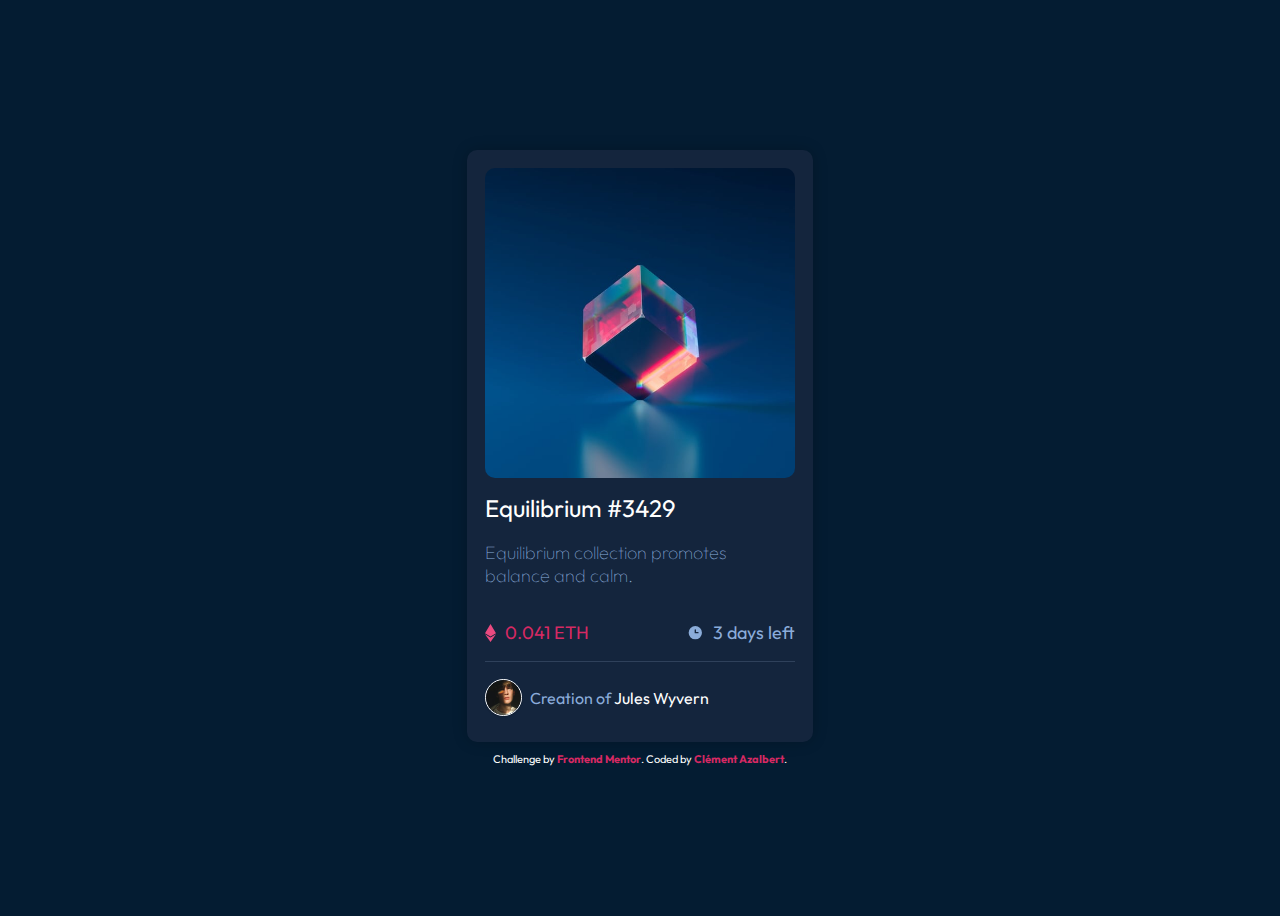
<file: nft-preview-card-component-main/index.html>
<!DOCTYPE html>
<html lang="en">
  <head>
    <meta charset="UTF-8">
    <meta name="viewport" content="width=device-width, initial-scale=1.0"> <!-- displays site properly based on user's device -->

    <link rel="icon" type="image/png" sizes="32x32" href="./images/favicon-32x32.png">
    <!-- Feel free to remove these styles or customise in your own stylesheet 👍 -->
    <link rel="stylesheet" href="css/style.css">

    <title>Frontend Mentor | NFT preview card component</title>

  </head>

  <body>
    <div class="container">
      <div class="card-nft">
        <div class="card-nft-img" style="background-image: url('images/image-equilibrium.jpg')"></div>
        <div class="card-nft-title">Equilibrium #3429</div>
        <div class="card-nft-details">
          <p>Equilibrium collection promotes balance and calm.</p>
        </div>
          <div class="card-nft-infos flexbox">
            <div class="card-nft-price flexbox">
              <img src="./images/icon-ethereum.svg" alt="ethereum-icon">
              <p>0.041 ETH</p>
            </div>
            <div class="card-nft-time flexbox">
              <img src="./images/icon-clock.svg" alt="time-icon">
              <p>3 days left</p>
            </div>
          </div>
          <div class="card-nft-creator border-top">
            <img class="avatar"src="./images/image-avatar.png" alt="avatar">
            <p>Creation of <span>Jules Wyvern</span></p>
          </div>
      </div>

      <div class="attribution">
        Challenge by <a href="https://www.frontendmentor.io?ref=challenge" target="_blank">Frontend Mentor</a>.
        Coded by <a href="https://github.com/Clemi05" target="_blank">Clément Azalbert</a>.
      </div>
    </div>
  </body>
</html>
</file>
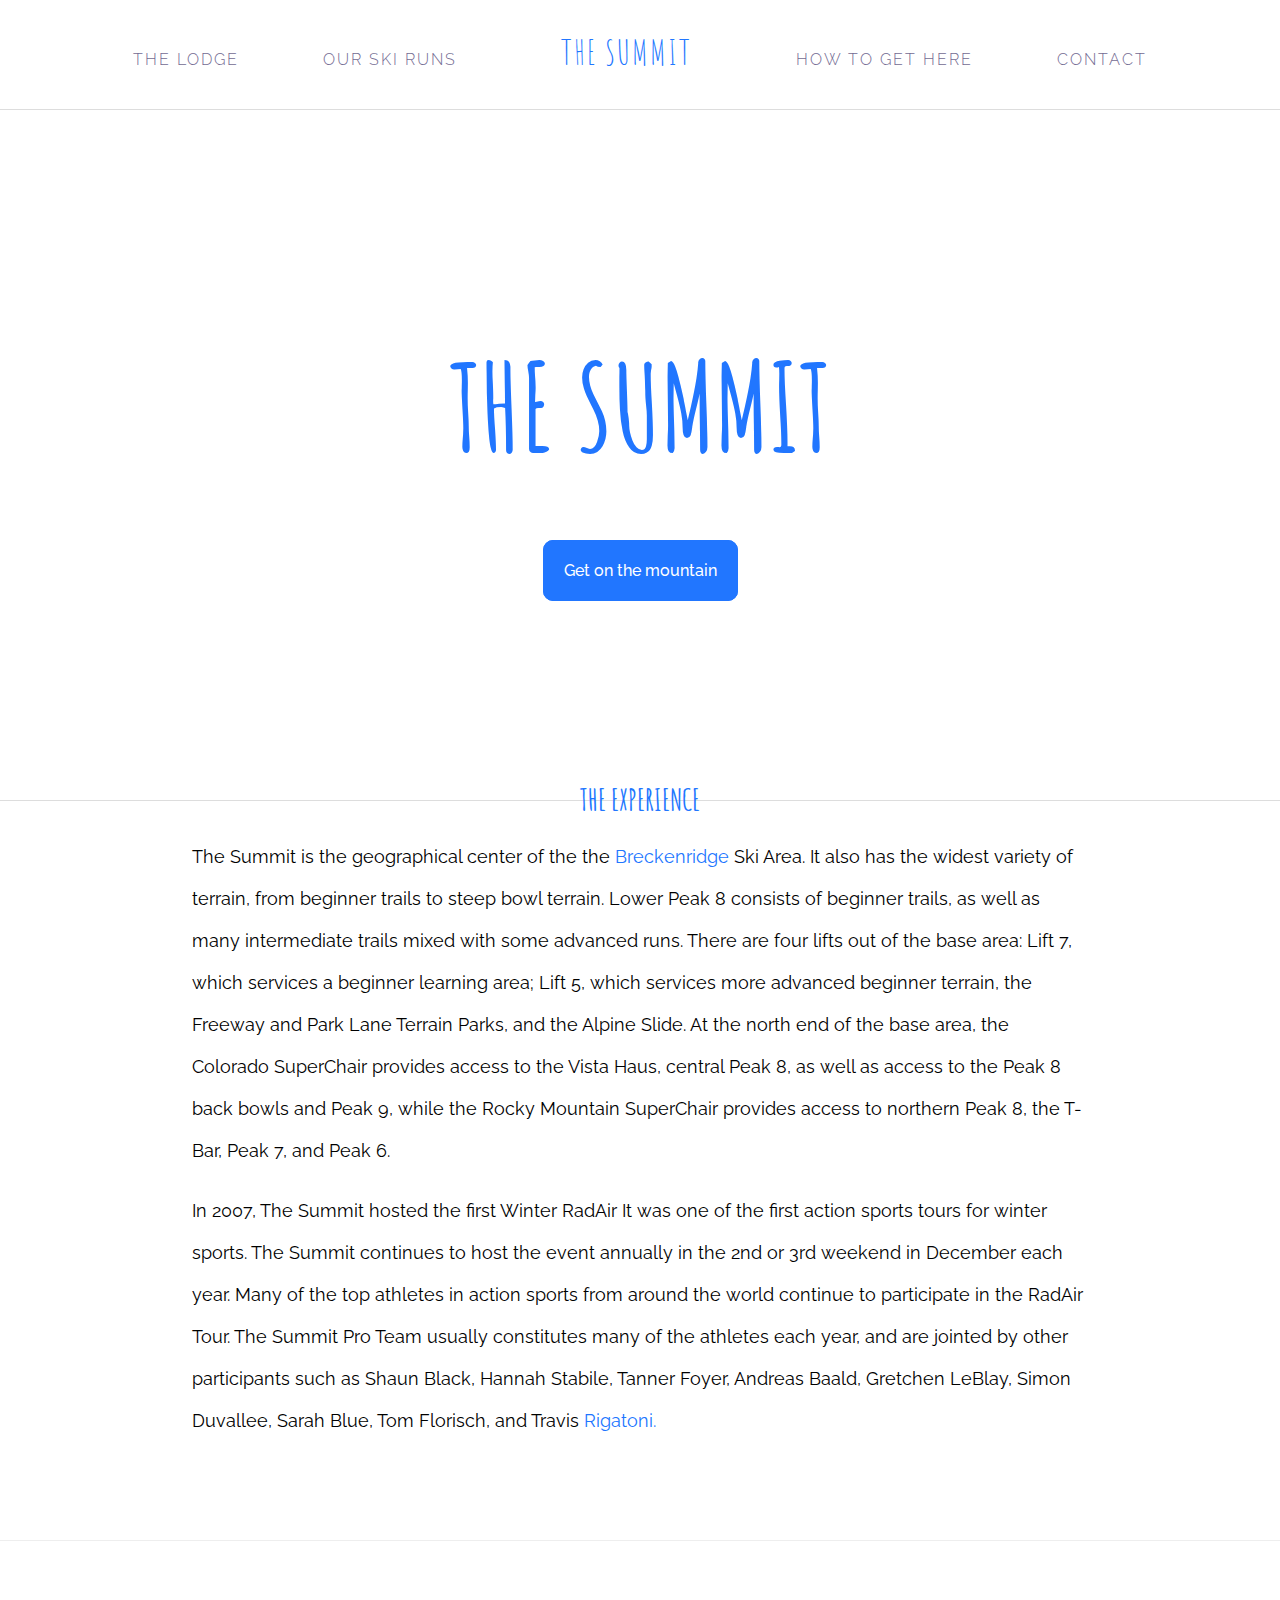
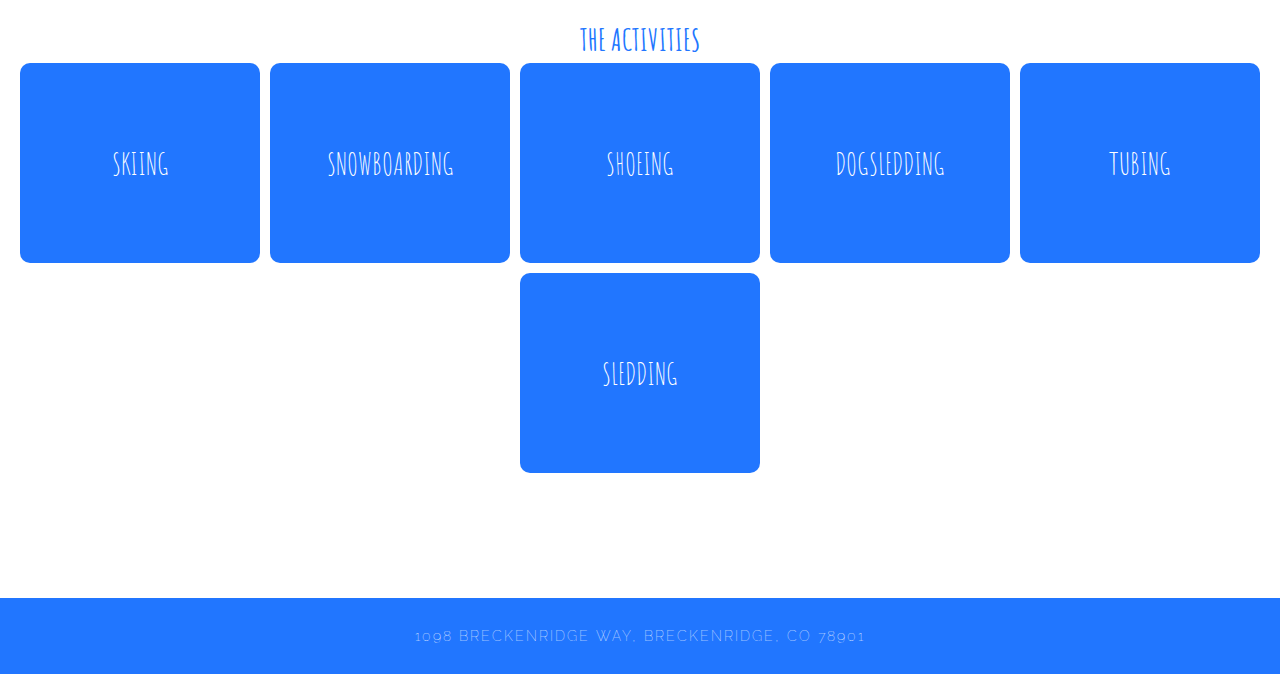
<file: the-summit-buttons-links-codecademy-project/index.html>
<!DOCTYPE html>

<html lang="en">
<head>
  <meta charset="UTF-8">
  <meta http-equiv="X-UA-Compatible" content="IE=edge">
  <meta name="viewport" content="width=device-width, initial-scale=1.0">
  <link href="https://fonts.googleapis.com/css?family=Amatic+SC|Raleway:100,200,300,400,500,600,700,800,900"
    rel="stylesheet">
  <link rel="stylesheet" type="text/css" href="style.css">
  <title>Experience the Summit at Breckenridge!</title>
</head>

<body>
  <div class="navigation">
    <ul>
      <a class="nav-link">The Lodge</a>
      <a class="nav-link">Our Ski Runs</a>
      <a class="nav-link logo">The Summit</a>
      <a class="nav-link">How to Get Here</a>
      <a class="nav-link">Contact</a>
    </ul>
  </div>

  <div class="banner">
    <div class="banner-text">
      <h1>Experience</h1>
      <h2>The Summit</h2>
      <a href="#" class="btn">Get on the mountain</a>
    </div>
  </div>

  <div class="content">
    <h2>The Experience</h2>
    <div class="description">
      <p>The Summit is the geographical center of the the <a href="http://www.gobreck.com/">Breckenridge</a> Ski Area.
        It also has the widest variety of terrain, from beginner trails to steep bowl terrain. Lower Peak 8 consists of
        beginner trails, as well as many intermediate trails mixed with some advanced runs. There are four lifts out of
        the base area: Lift 7, which services a beginner learning area; Lift 5, which services more advanced beginner
        terrain, the Freeway and Park Lane Terrain Parks, and the Alpine Slide. At the north end of the base area, the
        Colorado SuperChair provides access to the Vista Haus, central Peak 8, as well as access to the Peak 8 back
        bowls and Peak 9, while the Rocky Mountain SuperChair provides access to northern Peak 8, the T-Bar, Peak 7, and
        Peak 6.</p>
      <p>In 2007, The Summit hosted the first Winter RadAir It was one of the first action sports tours for winter
        sports. The Summit continues to host the event annually in the 2nd or 3rd weekend in December each year. Many of
        the top athletes in action sports from around the world continue to participate in the RadAir Tour. The Summit
        Pro Team usually constitutes many of the athletes each year, and are jointed by other participants such as Shaun
        Black, Hannah Stabile, Tanner Foyer, Andreas Baald, Gretchen LeBlay, Simon Duvallee, Sarah Blue, Tom Florisch,
        and Travis <a
          href="https://www.google.com/search?q=rigatoni&rlz=1C5CHFA_enUS751US751&source=lnms&tbm=isch&sa=X&ved=0ahUKEwj5qu257ZvYAhVp3IMKHfkHDyUQ_AUICigB&biw=948&bih=1103">Rigatoni.</a>
      </p>
    </div>
  </div>

  <div class="activities-panel">
    <h2>The Activities</h2>
    <a class="activity" href="https://en.wikipedia.org/wiki/Skiing">
      Skiing
    </a>
    <a class="activity">
      Snowboarding
    </a>
    <a class="activity">
      Shoeing
    </a>
    <a class="activity">
      Dogsledding
    </a>
    <a class="activity">
      Tubing
    </a>
    <a class="activity">
      Sledding
    </a>
  </div>

  <div class="footer">
    <h2>1098 Breckenridge Way, Breckenridge, CO 78901</h2>
  </div>

</body>

</html>
</file>
<file: nft-preview-card-component-main/css/style.css>
@import url('https://fonts.googleapis.com/css2?family=Outfit:wght@300;400;600&display=swap');

body {
  background-color: rgb(4, 28, 50);
  font-family: 'Outfit', sans-serif;
}

.container {
  display: flex;
  justify-content: center;
  align-items: center;
  flex-direction: column;
  width: 100%;
  min-width: 350px;
  height: 100vh;
}

.flexbox {
  display: flex;
  justify-content: space-between;
  align-items: center;
}

.border-top {
  border-top: 1px solid hsl(215, 32%, 27%);
}


/* Card */
.card-nft {
  flex-direction: column;
  background-color: hsl(216, 50%, 16%);
  box-shadow: 0 0 15px rgba(0,0,0,0.2);
  border-radius: 10px;
  padding: 18px;
  width: 310px;
}

/* Image */
.card-nft-img {
  position: relative;
  margin: 0 auto;
  width: 310px;
  height: 310px;
  background-repeat: no-repeat;
  background-size: 310px;
  border-radius: 10px;
}

.card-nft-img::before {
  display: inline-block;
  width: 310px;
  height: 310px;
  position: absolute;
  content: "";
  background-color: hsl(340, 68%, 50%, 0.5);
  border-radius: 10px;
  transform: scale(0);
}

.card-nft-img::after {
  display: inline-block;
  width: 45px;
  height: 45px;
  top: 50%;
  left: 50%;
  position: absolute;
  content: "";
  background: url(../images/icon-view.svg);
  background-repeat: no-repeat;
  background-size: 48px;
  transform: scale(0);
}

.card-nft-img:hover::before {
  transform: scale(1);
  cursor: pointer;
}
.card-nft-img:hover::after {
  transform: translate(-24px, -24px) scale(1);
  cursor: pointer;
}

/* Title */
.card-nft-title {
  font-size: 24px;
  color: #fff;
  padding: 15px 0 0 0;
  transition: color 250ms ease-in-out;
}

.card-nft-title:hover {
  color: hsl(340, 68%, 50%);
}

/* Details */
.card-nft-details {
  color:hsl(215, 51%, 70%);
  font-size: 18px;
  font-weight: lighter;
}

/* Informations */
.card-nft-infos {
  line-height: 1.1em;
  font-size: 18px;
}

.card-nft-price {
  color: hsl(340, 68%, 50%);
  gap: 0.5em;
}

.card-nft-time {
  color: hsl(215, 51%, 70%);
  gap: 0.5em;
}

/* Avatar */
.card-nft-creator {
  display: flex;
  justify-content: flex-start;
  align-items: center;
  gap: 0.5em;
  padding-top: 10px;
  color: hsl(215, 51%, 70%);
}

.avatar {
  width: 35px;
  border-radius: 50%;
  box-shadow: 0 1px 2px rgba(0,0,0,0.2);
  border: #fff 1px solid;
}

.card-nft-creator span {
  color: #fff;
  transition: color 250ms ease-in-out;
}

.card-nft-creator span:hover {
  color: hsl(340, 68%, 50%);
}

/* Attribution */
.attribution {
  color: white;
  font-size: 11px;
  text-align: center;
  margin-top: 10px;
}

.attribution a {
  text-decoration: none;
  font-weight: bold;
  color: hsl(340, 68%, 50%);
  transition: color 150ms ease-out;
}

.attribution a:hover {
  text-decoration: underline;
}

@media all and (max-height: 600px) {
  .container {
    height: auto;
  }
}
</file>
<file: the-summit-buttons-links-codecademy-project/style.css>
/* Universal Styles */

body {
  background-color: #ffffff;
  margin: 0px;
  padding:0px;
}

h1 {
  color: #ffffff;
  font-family: 'Raleway',sans-serif;
  font-size: 60px;
  font-weight: 100;
  letter-spacing: 2px;
  margin: 0px;
  text-align: center;
  text-transform: uppercase;
}

h2 {
  color: #2176FF;
  font-family: 'Amatic SC',sans-serif;
  font-size: 30px;
  margin: 0px;
  text-align: center;
  text-transform: uppercase;
}

a {
  text-decoration-line: none;
  color: #2176FF;
  text-decoration: none;
  cursor: pointer;
}

a:hover {
  text-decoration: underline;
}

/* Navigation Bar */

.navigation {
  box-sizing: border-box;
  background-color: #ffffff;
  border-bottom: 1px solid #dddddd;
  left: 0px;
  overflow-y: auto;
  padding:30px;
  position: fixed;
  text-align: center;
  top: 0px;
  width: 100%;
  z-index: 999;
}

ul {
  margin: 0px;
  padding: 0px;
}

.navigation a {
  color: #736B92;
  display: inline-block;
  font-family: 'Raleway', sans-serif;
  font-size: 16px;
  font-weight: 300;
  letter-spacing: 2px;
  padding: 10px 40px;
  text-transform: uppercase;
}

.nav-link {
  cursor: pointer;
}

.nav-link:hover {
  font-weight: 600;
  text-decoration: none;
}

a.logo {
  color: #2176FF;
  font-family: 'Amatic SC',sans-serif;
  font-size: 34px;
  padding: 0px 60px;
  text-align: center;
  text-transform: uppercase;
}

/* Banner */

.banner {
  background-image: url("https://images.unsplash.com/photo-1418290232843-5d7a0bd93f7d?dpr=1&auto=format&crop=entropy&fit=crop&w=1500&h=1001&q=80&cs=tinysrgb");
  background-position: center top;
  background-size: cover;
  border-bottom: 1px solid #dddddd;
  height: 700px;
  position: relative;
  text-align: center;
  top: 100px;
  width: 100%;
}

.banner-text {
  position: relative;
  top: 200px;
}

.banner h2 {
  font-size: 120px;
  margin: -40px 0px 80px 0px;
}

/* Buttons */

.btn {
  font-family: 'Raleway', sans-serif;
  color: #ffffff;
  border: 1px solid #2176FF;
  background-color: #2176FF;
  border-radius: 10px;
  padding: 20px;
  font-weight: 500;
}

.btn:hover {
  text-decoration: none;
  opacity: 0.8;
  transition: opacity .1s ease-in;
}

.btn:active {
  color: #2176FF;
  border: 1px solid #ffffff;
  background-color: #ffffff;
  transition: color .1s ease-in, background-color .1s ease-in, border .1s ease-in;
}

/* Content */

.content {
  background-image: url('https://content.codecademy.com/courses/learn-links-and-buttons/project/mountain1.jpg');
  background-position: center top;
  background-size: cover;
  border-bottom: 1px solid #eeeeee;
  margin: 0 auto;
  overflow-y: auto;
  padding: 80px 0px;
  position: relative;
  text-align: center;
}

p {
  color: #000000;
  font-family: 'Raleway',sans-serif;
  font-size: 18px;
  line-height: 42px;
  text-align: left;
}

.description {
  display: inline-block;
  width: 70%;
}

/* Activities Buttons Panel */

.activities-panel {
  margin-bottom: 40px;
  padding: 80px 0px;
  text-align: center;
  display: flex;
  align-items: flex-start;
  flex-wrap: wrap;
  justify-content: center;
}

.activities-panel h2 {
  width: 100%;
}

.activity {
  background-color: #2176FF;
  box-sizing: border-box;
  width: 240px;
  height: 200px;
  display: flex;
  align-items: center;
  justify-content: center;
  color: #fff;
  font-family: 'Amatic SC',sans-serif;
  font-size: 30px;
  text-align: center;
  text-transform: uppercase;
  margin: 5px;
  cursor: pointer;
  border-radius: 10px;
  transition: font-weight .1s ease-in-out;
}

.activity:hover {
  text-decoration: none;
  font-weight: 600;
  transition: font-weight .1s ease-in-out;
}

.activity:active {
  color: #2176FF;
  font-weight: 600;
  background-color: #FFFFFF;
  border: 1px solid #2176FF;
  transition: color .1s ease-in, background-color .1s ease-in, border .1s ease-in, font-weight .1s ease-in;
}

/* Footer */

.footer {
  background-color: #2176FF;
  padding: 30px;
  text-align: center;
}

.footer h2 {
  color: #ffffff;
  font-family: 'Raleway',sans-serif;
  font-size: 14px;
  font-weight: 100;
  letter-spacing: 2px;
}
</file>
